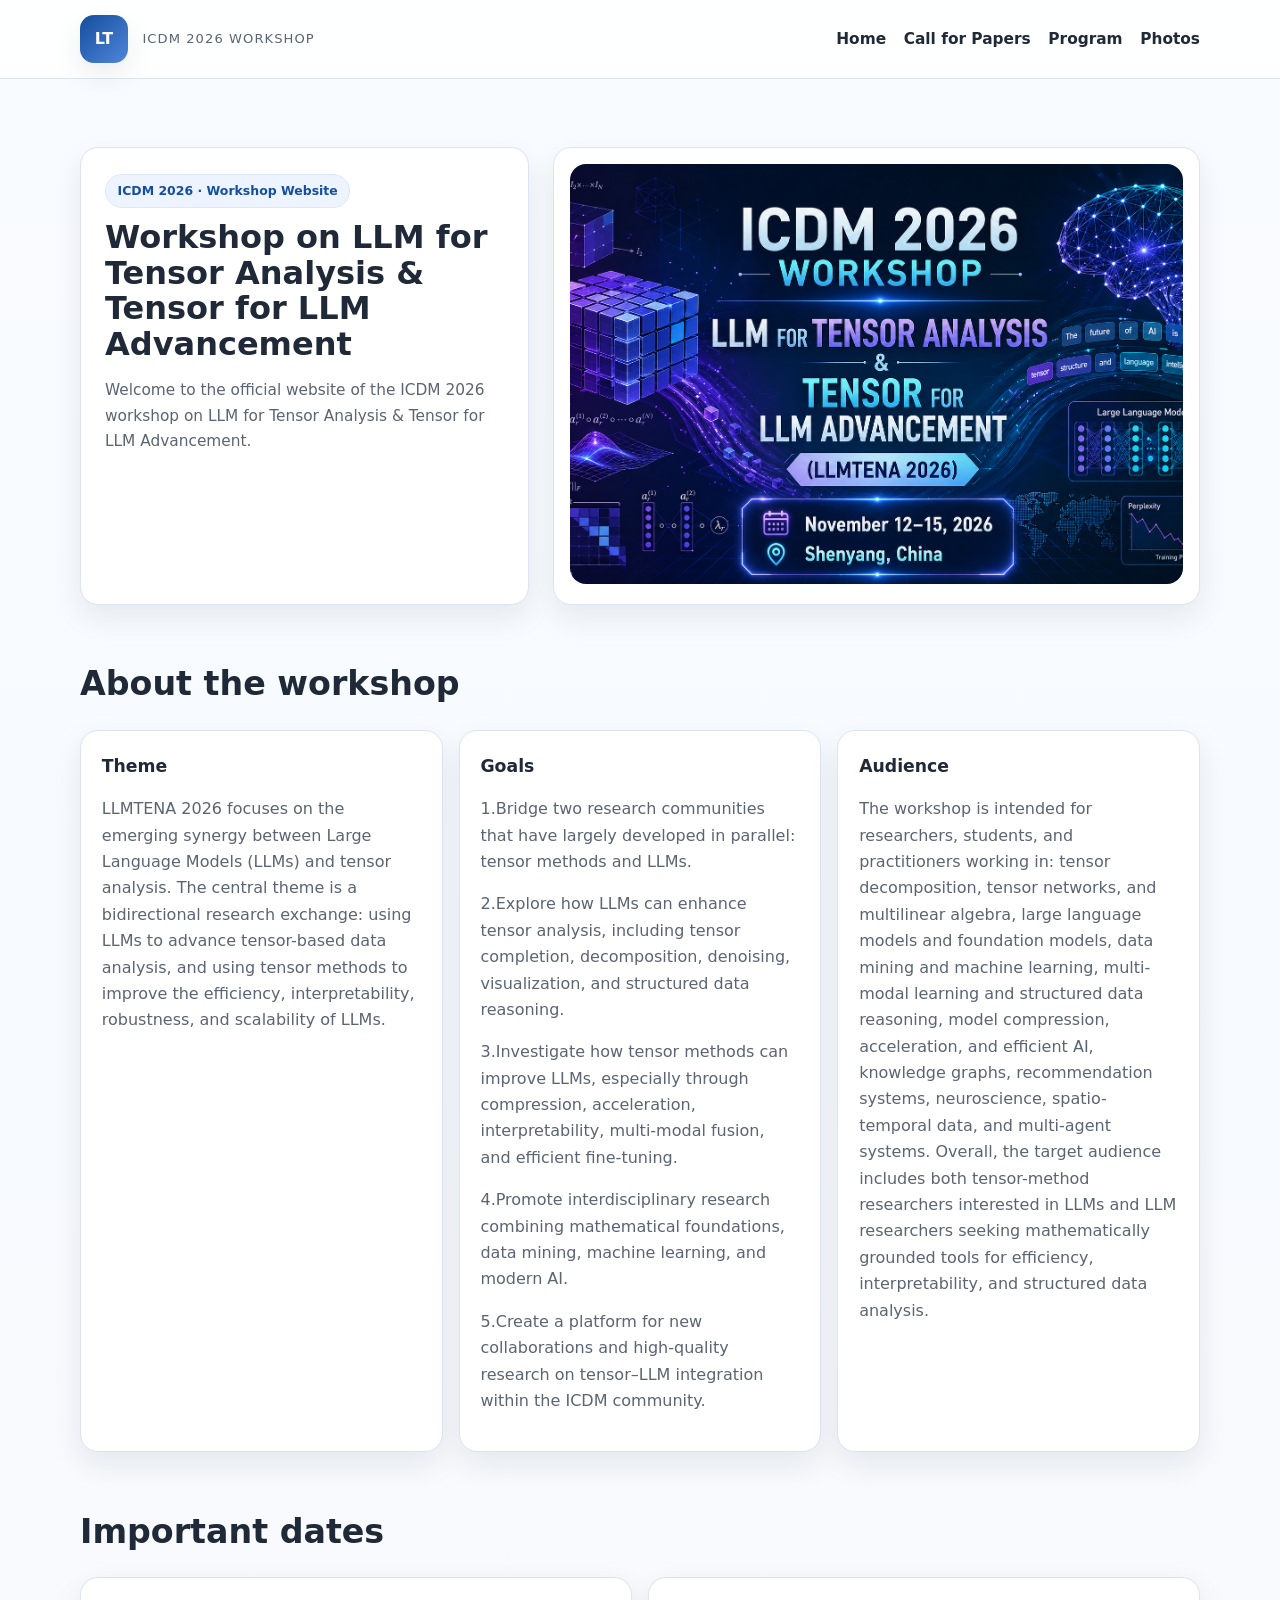
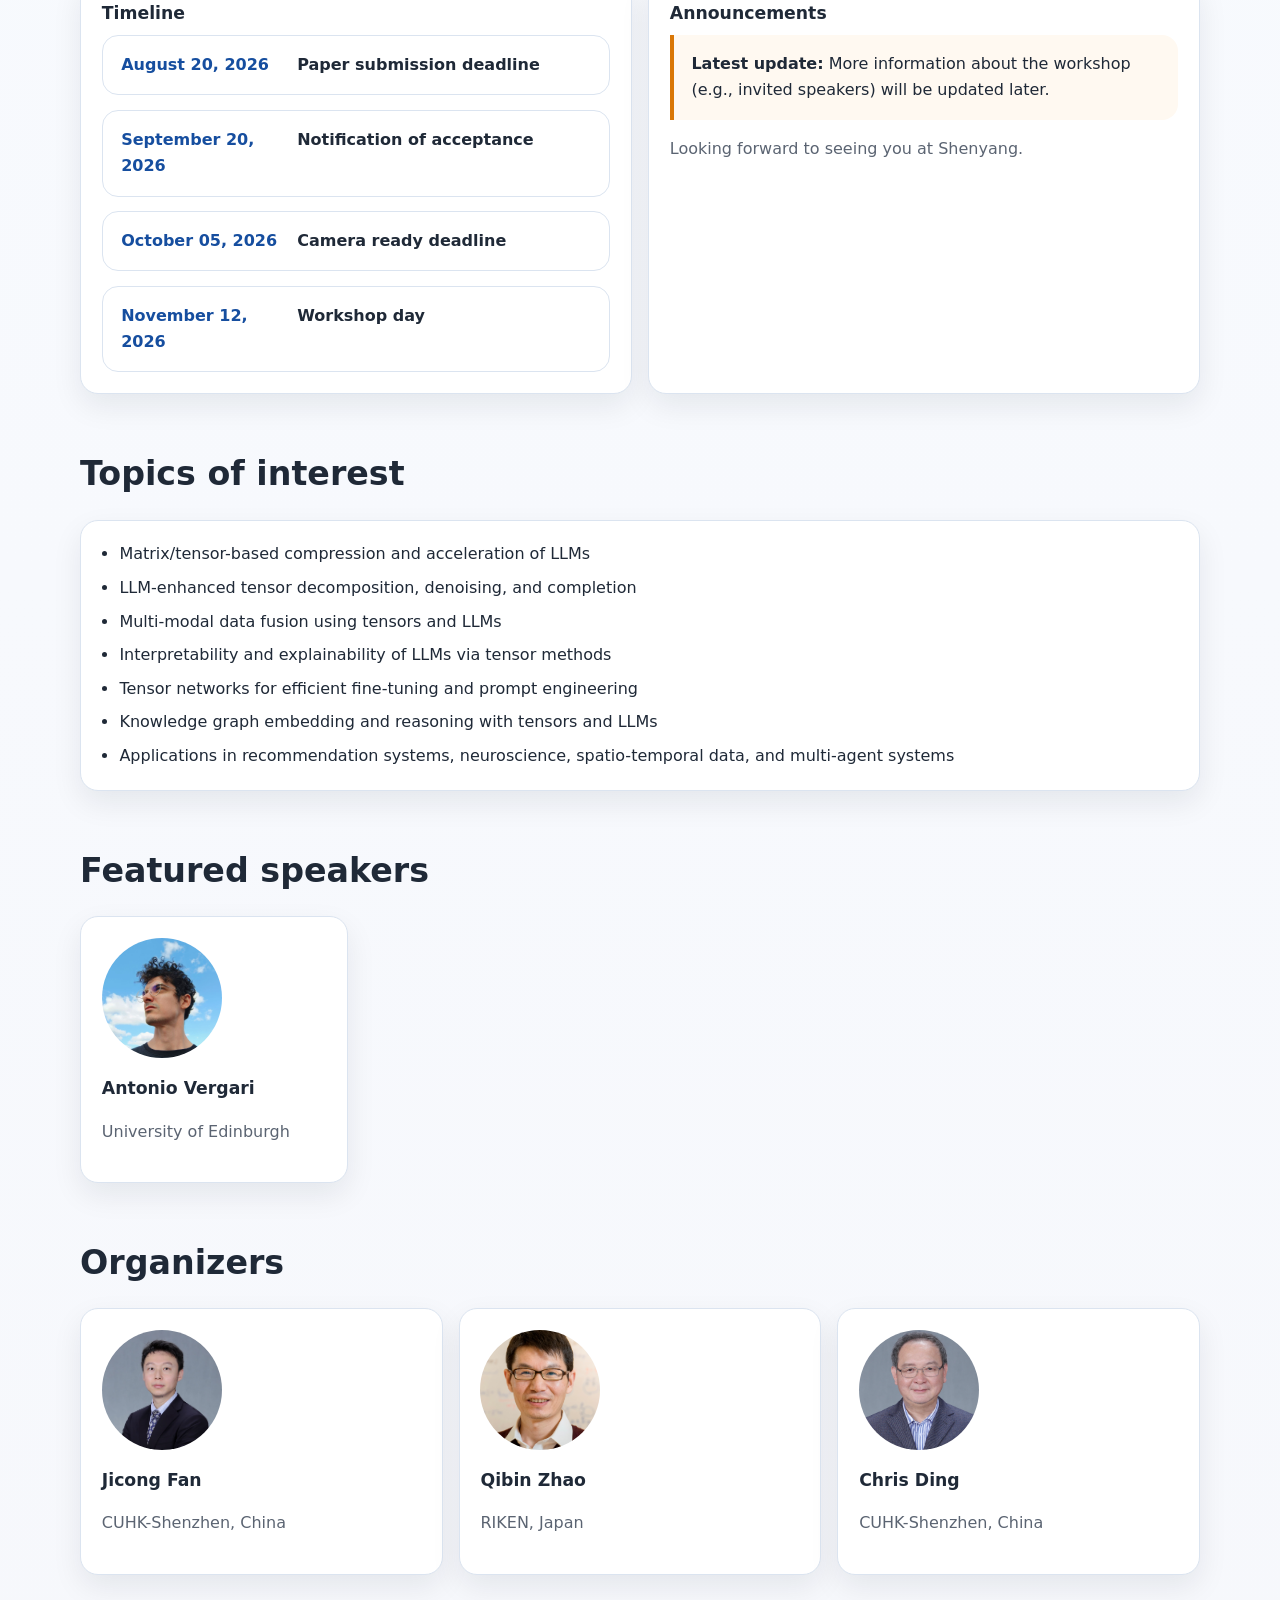
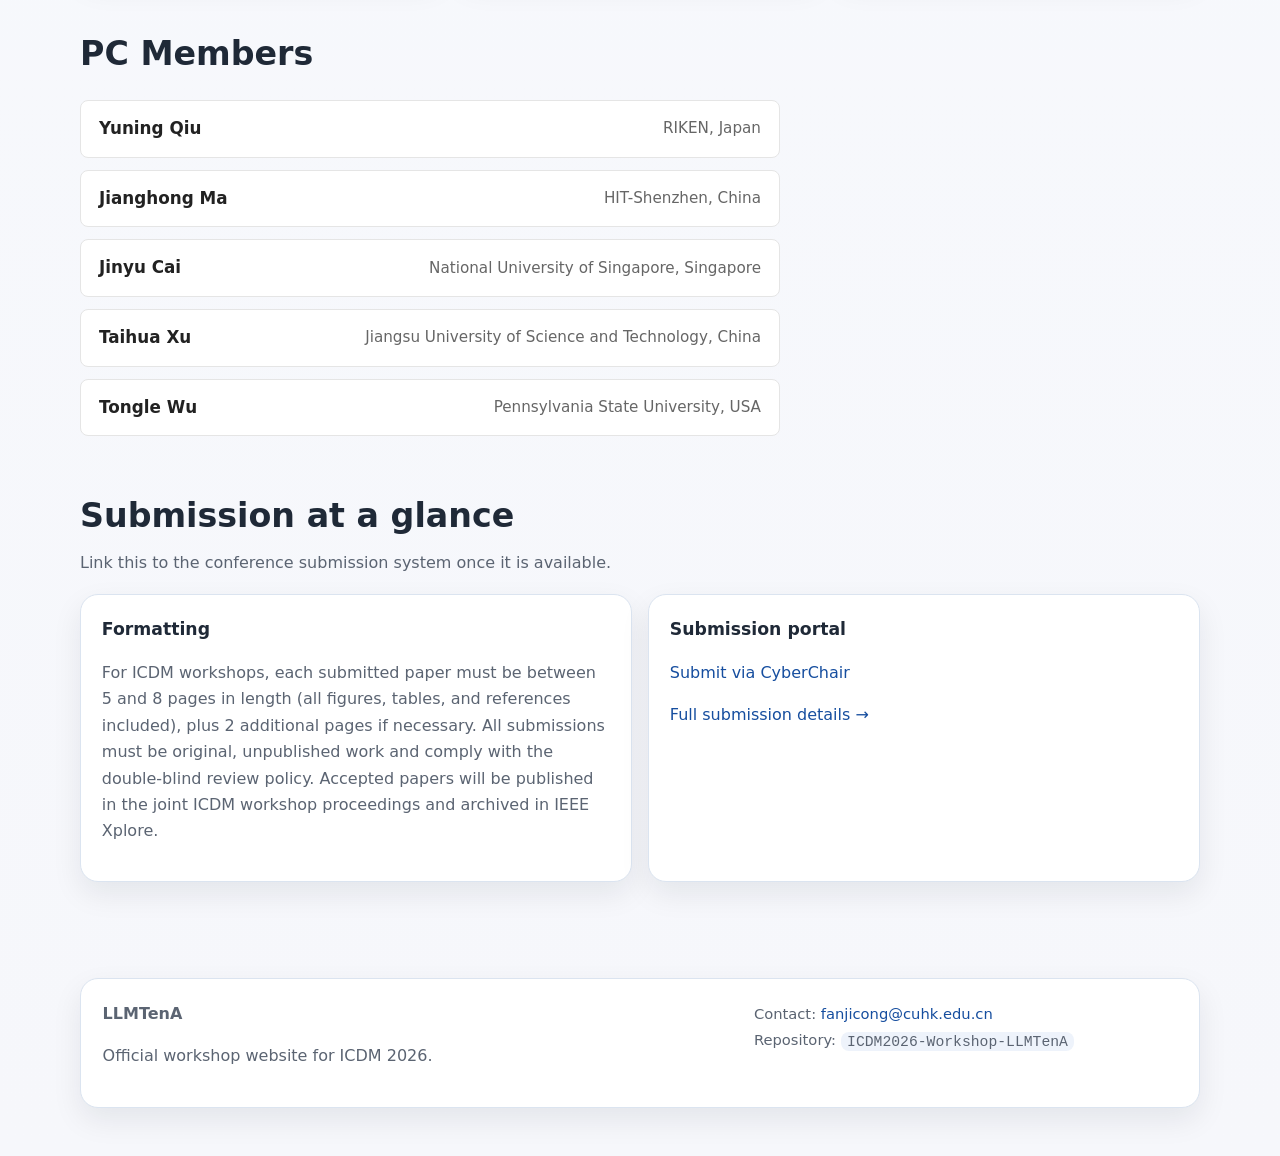
<file: index.html>
<!doctype html>
<html lang="en">
<head>
  <meta charset="utf-8">
  <meta name="viewport" content="width=device-width, initial-scale=1">
  <title>ICDM 2026 Workshop on LLM for Tensor Analysis & Tensor for LLM Advancement</title>
  <meta name="description" content="Official website for the ICDM 2026 Workshop on LLM for Tensor Analysis & Tensor for LLM Advancement.">
  <link rel="stylesheet" href="style.css">
</head>
<body>
<!--  <div class="announcement">
    <div class="container">
      <div><strong>Official Website of LLMTenA</strong></div>
      <div><a href="submission.html">See submission page →</a></div>
    </div>
  </div>
-->

  <header class="site-header">
    <div class="container header-inner">
      <a class="brand" href="index.html">
        <div class="brand-mark">LT</div>
        <div class="brand-text">
          <div class="eyebrow">ICDM 2026 Workshop</div>
          <!-- <strong>LLMTenA</strong> -->
        </div>
      </a>
      <nav class="nav" aria-label="Main navigation">
        <a href="index.html">Home</a>
        <a href="cfp.html">Call for Papers</a>
        <!--
        <a href="submission.html">Submission</a>
        -->
        <a href="schedule.html">Program</a>
        <a href="photos.html">Photos</a>
        <!--
        <a href="organizers.html">Organizers</a>
        <a class="button primary" href="mailto:fanjicong@cuhk.edu.cn">Contact</a>
        -->
      </nav>
    </div>
  </header>

  <main>
    <section class="hero">
      <div class="container hero-grid">
        <div class="card hero-panel">
          <span class="kicker">ICDM 2026 · Workshop Website</span>
          <h1>Workshop on LLM for Tensor Analysis & Tensor for LLM Advancement</h1>
          <p>
            Welcome to the official website of the ICDM 2026 workshop on LLM for Tensor Analysis & Tensor for LLM Advancement.
          </p>
          <!--
          <div class="hero-actions">
            <a class="button primary" href="cfp.html">Read the call for papers</a>
            <a class="button secondary" href="#dates">Important dates</a>
          </div>
          -->
        </div>
        <div class="card stats">
          <img src="assets/banner.png" alt="Abstract illustration for an academic workshop website layout.">
          <!--
          <div class="stat">
            <strong>November 2026</strong>
            <span class="muted">Workshop date</span>
          </div>
          <div class="stat">
            <strong>Shenyang, China</strong>
            <span class="muted">Venue</span>
          </div>
          <div class="stat">
            <strong>August 20, 2026</strong>
            <span class="muted">Paper submission deadline</span>
          </div>
          -->
        </div>
      </div>
    </section>
    
    
    <section class="section">
      <div class="container">
        <div class="section-header">
          <h2>About the workshop</h2>
        </div>
        <div class="grid-3">
          <article class="card feature">
            <h3>Theme</h3>
            <p class="muted">LLMTENA 2026 focuses on the emerging synergy between Large Language Models (LLMs) and tensor analysis. The central theme is a bidirectional research exchange: using LLMs to advance tensor-based data analysis, and using tensor methods to improve the efficiency, interpretability, robustness, and scalability of LLMs.</p>
          </article>
          <article class="card feature">
            <h3>Goals</h3>
            <p class="muted">1.Bridge two research communities that have largely developed in parallel: tensor methods and LLMs.</p>
            <p class="muted">2.Explore how LLMs can enhance tensor analysis, including tensor completion, decomposition, denoising, visualization, and structured data reasoning.</p>
            <p class="muted">3.Investigate how tensor methods can improve LLMs, especially through compression, acceleration, interpretability, multi-modal fusion, and efficient fine-tuning.</p>
            <p class="muted">4.Promote interdisciplinary research combining mathematical foundations, data mining, machine learning, and modern AI.</p>
            <p class="muted">5.Create a platform for new collaborations and high-quality research on tensor–LLM integration within the ICDM community.</p>
          </article>
          <article class="card feature">
            <h3>Audience</h3>
            <p class="muted">The workshop is intended for researchers, students, and practitioners working in: tensor decomposition, tensor networks, and multilinear algebra, large language models and foundation models, data mining and machine learning, multi-modal learning and structured data reasoning, model compression, acceleration, and efficient AI, knowledge graphs, recommendation systems, neuroscience, spatio-temporal data, and multi-agent systems. Overall, the target audience includes both tensor-method researchers interested in LLMs and LLM researchers seeking mathematically grounded tools for efficiency, interpretability, and structured data analysis.</p>
          </article>
        </div>
      </div>
    </section>

    <section class="section" id="dates">
      <div class="container">
        <div class="section-header">
          <h2>Important dates</h2>

        </div>
        <div class="grid-2">
          <div class="card date-box">
            <h3>Timeline</h3>
            <div class="timeline">
              <div class="timeline-item">
                <div class="timeline-date">August 20, 2026</div>
                <div><strong>Paper submission deadline</strong></div>
              </div>
              <div class="timeline-item">
                <div class="timeline-date">September 20, 2026</div>
                <div><strong>Notification of acceptance</strong></div>
              </div>
              <div class="timeline-item">
                <div class="timeline-date">October 05, 2026</div>
                <div><strong>Camera ready deadline</strong></div>
              </div>
              <div class="timeline-item">
                <div class="timeline-date">November 12, 2026</div>
                <div><strong>Workshop day</strong></div>
              </div>
            </div>
          </div>
          <div class="card info-box">
            <h3>Announcements</h3>
            <div class="callout">
              <strong>Latest update:</strong> More information about the workshop (e.g., invited speakers) will be updated later.
            </div>
            <p class="muted">Looking forward to seeing you at Shenyang.</p>
          </div>
        </div>
      </div>
    </section>

    <section class="section">
      <div class="container">
        <div class="section-header">
          <h2>Topics of interest</h2>
        </div>
        <div class="card topic-box">
          <ul class="list">
            <li>Matrix/tensor-based compression and acceleration of LLMs</li>
            <li>LLM-enhanced tensor decomposition, denoising, and completion</li>
            <li>Multi-modal data fusion using tensors and LLMs</li>
            <li>Interpretability and explainability of LLMs via tensor methods</li>
            <li>Tensor networks for efficient fine-tuning and prompt engineering</li>
            <li>Knowledge graph embedding and reasoning with tensors and LLMs</li>
            <li>Applications in recommendation systems, neuroscience, spatio-temporal data, and multi-agent systems</li>
          </ul>
        </div>
      </div>
    </section>

    <section class="section">
      <div class="container">
        <div class="section-header">
          <h2>Featured speakers</h2>

        </div>
        <div class="grid-4">
          <a href="https://april-tools.github.io/" target="_blank" rel="noopener noreferrer" class="card person person-link">
            <img src="assets/photo_avs.jpg" alt="Antonio Vergari" class="person-photo">
            <h3>Antonio Vergari</h3>
            <p class="muted">University of Edinburgh</p>
          </a>
          
          
        </div>
      </div>
    </section>

    <section class="section">
      <div class="container">
        <div class="section-header">
          <h2>Organizers</h2>
        </div>
        <div class="grid-3">

          <a href="https://jicongfan.github.io/" target="_blank" rel="noopener noreferrer" class="card person person-link">
            <img src="assets/photo_fan.png" alt="Jicong Fan" class="person-photo">
            <h3>Jicong Fan</h3>
            <p class="muted">CUHK-Shenzhen, China</p>
          </a>
          
          <a href="https://qibinzhao.github.io/" target="_blank" rel="noopener noreferrer" class="card person person-link">
            <img src="assets/photo_zhao.png" alt="Qibin Zhaon" class="person-photo">
            <h3>Qibin Zhao</h3>
            <p class="muted">RIKEN, Japan</p>
          </a>

          <a href="https://sds.cuhk.edu.cn/en/teacher/197" target="_blank" rel="noopener noreferrer" class="card person person-link">
            <img src="assets/photo_ding.png" alt="Chris Ding" class="person-photo">
            <h3>Chris Ding</h3>
            <p class="muted">CUHK-Shenzhen, China</p>
          </a>
        </div>
      </div>
    </section>



    <section class="section">
      <div class="container">
        <div class="section-header">
          <h2>PC Members</h2>
        </div>
    
        <div class="pc-member-list">
    
          <a href="https://github.com/ynqiu" target="_blank" rel="noopener noreferrer" class="pc-member">
            <strong>Yuning Qiu</strong>
            <span>RIKEN, Japan</span>
          </a>

          <a href="https://homepage.hit.edu.cn/majianghong" target="_blank" rel="noopener noreferrer" class="pc-member">
            <strong>Jianghong Ma</strong>
            <span>HIT-Shenzhen, China</span>
          </a>
    
          <a href="https://jinyucai95.github.io/" target="_blank" rel="noopener noreferrer" class="pc-member">
            <strong>Jinyu Cai</strong>
            <span>National University of Singapore, Singapore</span>
          </a>
    
          <a href="https://dblp.org/pid/217/0718.html" target="_blank" rel="noopener noreferrer" class="pc-member">
            <strong>Taihua Xu</strong>
            <span>Jiangsu University of Science and Technology, China</span>
          </a>
    
          <a href="https://dblp.org/pid/269/8929.html" target="_blank" rel="noopener noreferrer" class="pc-member">
            <strong>Tongle Wu</strong>
            <span>Pennsylvania State University, USA</span>
          </a>
    
        </div>
      </div>
    </section>

    
    <section class="section">
      <div class="container">
        <div class="section-header">
          <h2>Submission at a glance</h2>
          <p>Link this to the conference submission system once it is available.</p>
        </div>
        <div class="grid-2">
          <article class="card submission-box">
            <h3>Formatting</h3>
            <p class="muted">For ICDM workshops, each submitted paper must be between 5 and 8 pages in length (all figures, tables, and references included), plus 2 additional pages if necessary. All submissions must be original, unpublished work and comply with the double-blind review policy. Accepted papers will be published in the joint ICDM workshop proceedings and archived in IEEE Xplore. </p>
          </article>
        <article class="card submission-box">
          <h3>Submission portal</h3>
          <p class="muted">
            <a href="https://wi-lab.com/cyberchair/2026/icdm26/scripts/submit.php?subarea=S21&amp;undisplay_detail=1&amp;wh=/cyberchair/2026/icdm26/scripts/ws_submit.php">
              Submit via CyberChair
            </a>
          </p>
          <p><a href="cfp.html">Full submission details →</a></p>
        </article>
        </div>
      </div>
    </section>
  </main>

  <footer class="footer">
    <div class="container">
      <div class="card footer-grid">
        <div>
          <strong>LLMTenA</strong>
          <p class="muted">Official workshop website for ICDM 2026.</p>
        </div>
        <div>
          <small>
            Contact: <a href="mailto:fanjicong@cuhk.edu.cn">fanjicong@cuhk.edu.cn</a><br>
            Repository: <span class="inline-code">ICDM2026-Workshop-LLMTenA</span>
          </small>
        </div>
      </div>
    </div>
  </footer>
</body>
</html>
</file>
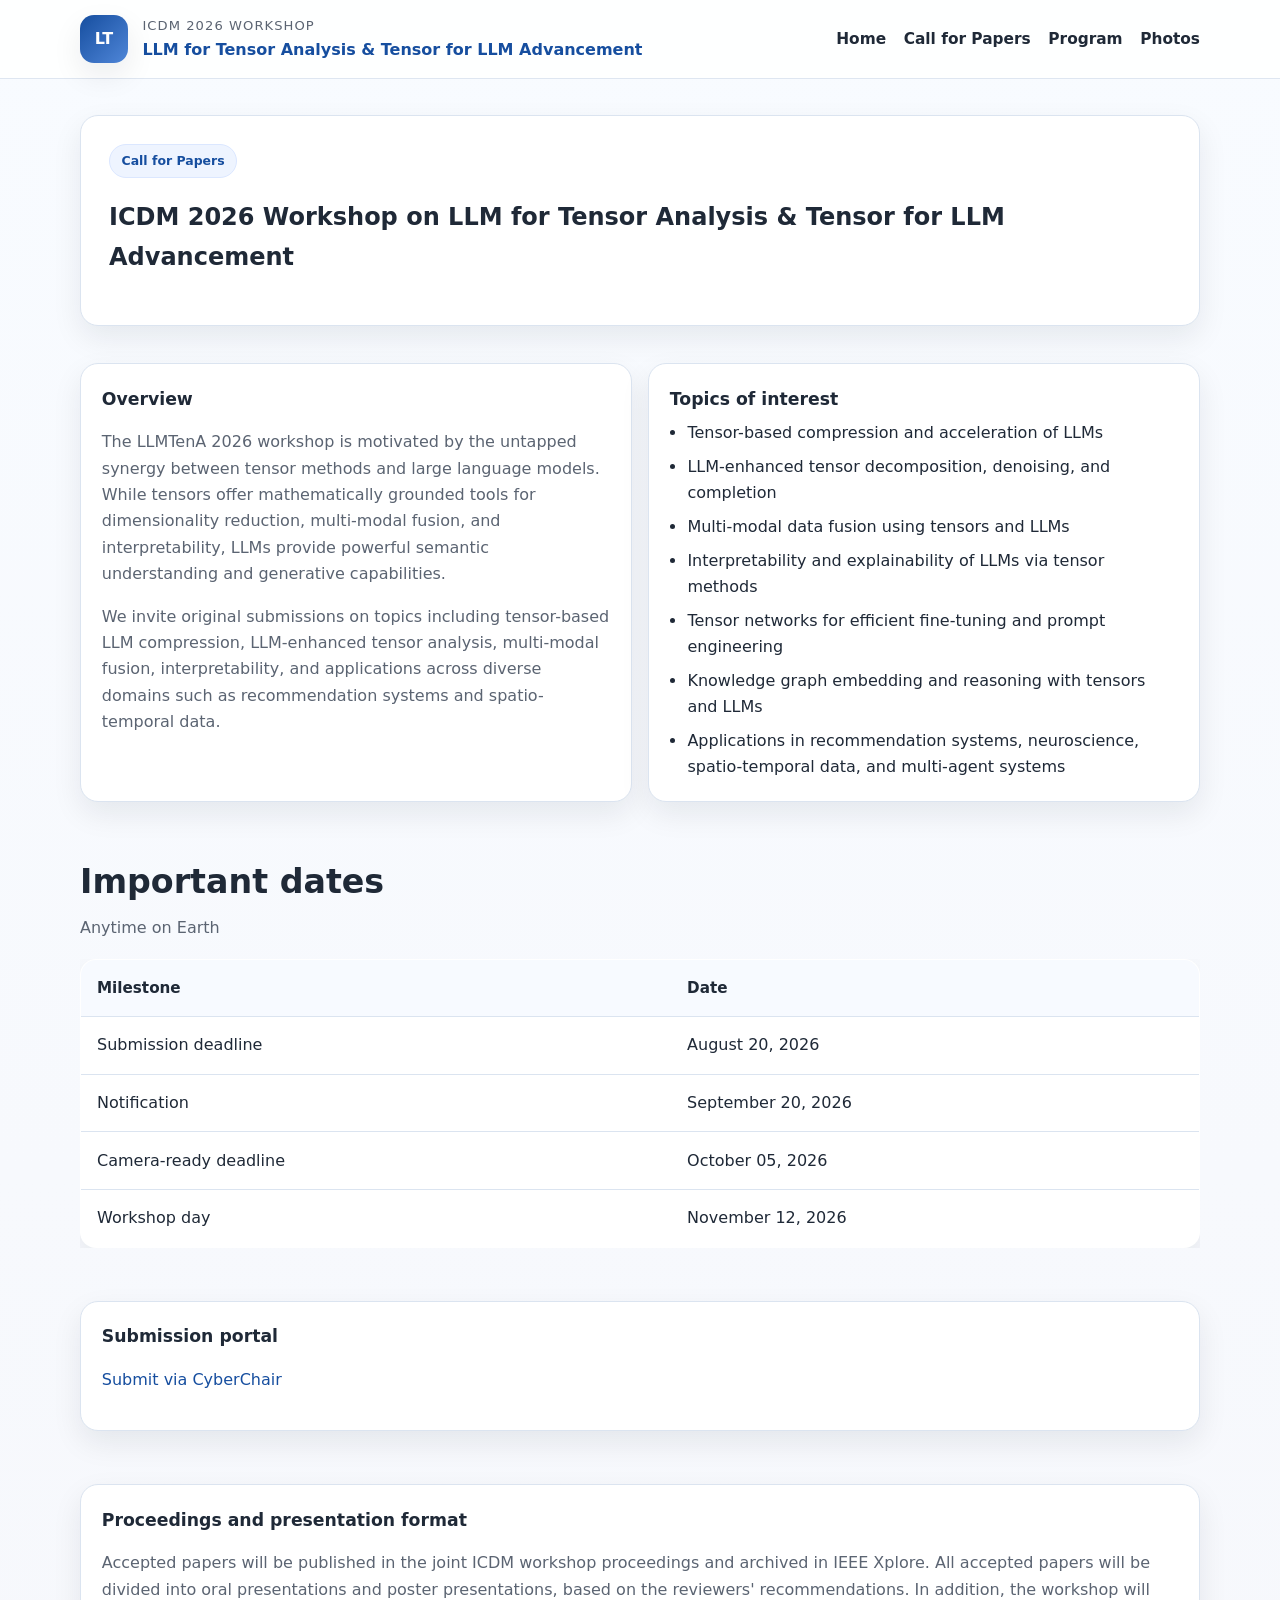
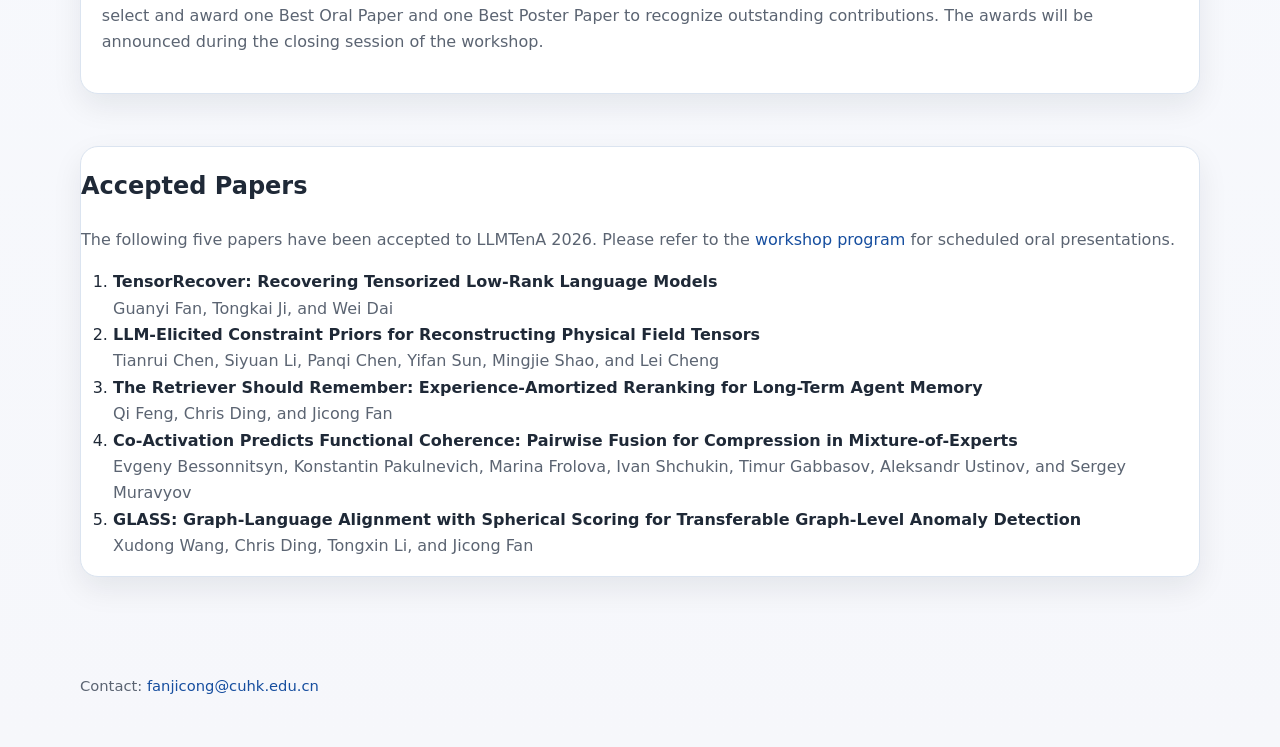
<file: cfp.html>
<!doctype html>
<html lang="en">
<head>
  <meta charset="utf-8">
  <meta name="viewport" content="width=device-width, initial-scale=1">
  <title>Call for Papers · LLMTenA</title>
  <link rel="stylesheet" href="style.css">
</head>
<body>
  <header class="site-header">
    <div class="container header-inner">
      <a class="brand" href="index.html">
        <div class="brand-mark">LT</div>
        <div class="brand-text">
          <div class="eyebrow">ICDM 2026 Workshop</div>
          <strong>LLM for Tensor Analysis &amp; Tensor for LLM Advancement</strong>
        </div>
      </a>
      <nav class="nav">
        <a href="index.html">Home</a>
        <a href="cfp.html">Call for Papers</a>
        <a href="schedule.html">Program</a>
        <a href="photos.html">Photos</a>
      </nav>
    </div>
  </header>

  <main>
    <section class="page-hero">
      <div class="container">
        <div class="card">
          <span class="kicker">Call for Papers</span>
          <h1>ICDM 2026 Workshop on LLM for Tensor Analysis &amp; Tensor for LLM Advancement</h1>
          <!--<p class="muted">Replace this draft text with your final CFP once the scope and deadlines are finalized.</p>-->
        </div>
      </div>
    </section>

    <section class="section">
      <div class="container grid-2">
        <article class="card info-box">
          <h3>Overview</h3>
          <p class="muted">The LLMTenA 2026 workshop is motivated by the untapped synergy between tensor methods and large language models. While tensors offer mathematically grounded tools for dimensionality reduction, multi-modal fusion, and interpretability, LLMs provide powerful semantic understanding and generative capabilities.</p>
          <p class="muted">We invite original submissions on topics including tensor-based LLM compression, LLM-enhanced tensor analysis, multi-modal fusion, interpretability, and applications across diverse domains such as recommendation systems and spatio-temporal data.</p>
        </article>
        <article class="card info-box">
          <h3>Topics of interest</h3>
          <ul class="list">
            <li>Tensor-based compression and acceleration of LLMs</li>
            <li>LLM-enhanced tensor decomposition, denoising, and completion</li>
            <li>Multi-modal data fusion using tensors and LLMs</li>
            <li>Interpretability and explainability of LLMs via tensor methods</li>
            <li>Tensor networks for efficient fine-tuning and prompt engineering</li>
            <li>Knowledge graph embedding and reasoning with tensors and LLMs</li>
            <li>Applications in recommendation systems, neuroscience, spatio-temporal data, and multi-agent systems</li>
          </ul>
        </article>
      </div>
    </section>

    <section class="section">
      <div class="container">
        <div class="section-header">
          <h2>Important dates</h2>
          <p>Anytime on Earth</p>
        </div>
        <div class="table-wrap">
          <table>
            <thead>
              <tr><th>Milestone</th><th>Date</th></tr>
            </thead>
            <tbody>
              <tr><td>Submission deadline</td><td>August 20, 2026</td></tr>
              <tr><td>Notification</td><td>September 20, 2026</td></tr>
              <tr><td>Camera-ready deadline</td><td>October 05, 2026</td></tr>
              <tr><td>Workshop day</td><td>November 12, 2026</td></tr>
            </tbody>
          </table>
        </div>
      </div>
    </section>
    <section class="section">
      <div class="container card notice">
        <h3>Submission portal</h3>
        <p class="muted"><a href="https://wi-lab.com/cyberchair/2026/icdm26/scripts/submit.php?subarea=S21&amp;undisplay_detail=1&amp;wh=/cyberchair/2026/icdm26/scripts/ws_submit.php">Submit via CyberChair</a></p>
      </div>
    </section>
    <section class="section">
      <div class="container card notice">
        <h3>Proceedings and presentation format</h3>
        <p class="muted">Accepted papers will be published in the joint ICDM workshop proceedings and archived in IEEE Xplore. All accepted papers will be divided into oral presentations and poster presentations, based on the reviewers' recommendations. In addition, the workshop will select and award one Best Oral Paper and one Best Poster Paper to recognize outstanding contributions. The awards will be announced during the closing session of the workshop.</p>
      </div>
    </section>

    <!-- Accepted papers: all five papers, including those not on the oral program -->
    <section class="section">
      <div class="container">
        <div class="card">
          <h2>Accepted Papers</h2>
          <p class="muted">The following five papers have been accepted to LLMTenA 2026. Please refer to the <a href="schedule.html">workshop program</a> for scheduled oral presentations.</p>
          <ol style="list-style-type: decimal; list-style-position: outside; padding-left: 2rem; margin-left: 0;">
            <li>
              <strong>TensorRecover: Recovering Tensorized Low-Rank Language Models</strong><br>
              <span class="muted">Guanyi Fan, Tongkai Ji, and Wei Dai</span>
            </li>
            <li>
              <strong>LLM-Elicited Constraint Priors for Reconstructing Physical Field Tensors</strong><br>
              <span class="muted">Tianrui Chen, Siyuan Li, Panqi Chen, Yifan Sun, Mingjie Shao, and Lei Cheng</span>
            </li>
            <li>
              <strong>The Retriever Should Remember: Experience-Amortized Reranking for Long-Term Agent Memory</strong><br>
              <span class="muted">Qi Feng, Chris Ding, and Jicong Fan</span>
            </li>
            <li>
              <strong>Co-Activation Predicts Functional Coherence: Pairwise Fusion for Compression in Mixture-of-Experts</strong><br>
              <span class="muted">Evgeny Bessonnitsyn, Konstantin Pakulnevich, Marina Frolova, Ivan Shchukin, Timur Gabbasov, Aleksandr Ustinov, and Sergey Muravyov</span>
            </li>
            <li>
              <strong>GLASS: Graph-Language Alignment with Spherical Scoring for Transferable Graph-Level Anomaly Detection</strong><br>
              <span class="muted">Xudong Wang, Chris Ding, Tongxin Li, and Jicong Fan</span>
            </li>
          </ol>
        </div>
      </div>
    </section>
  </main>

  <footer class="footer">
    <div class="container"><small>Contact: <a href="mailto:fanjicong@cuhk.edu.cn">fanjicong@cuhk.edu.cn</a></small></div>
  </footer>
</body>
</html>
</file>
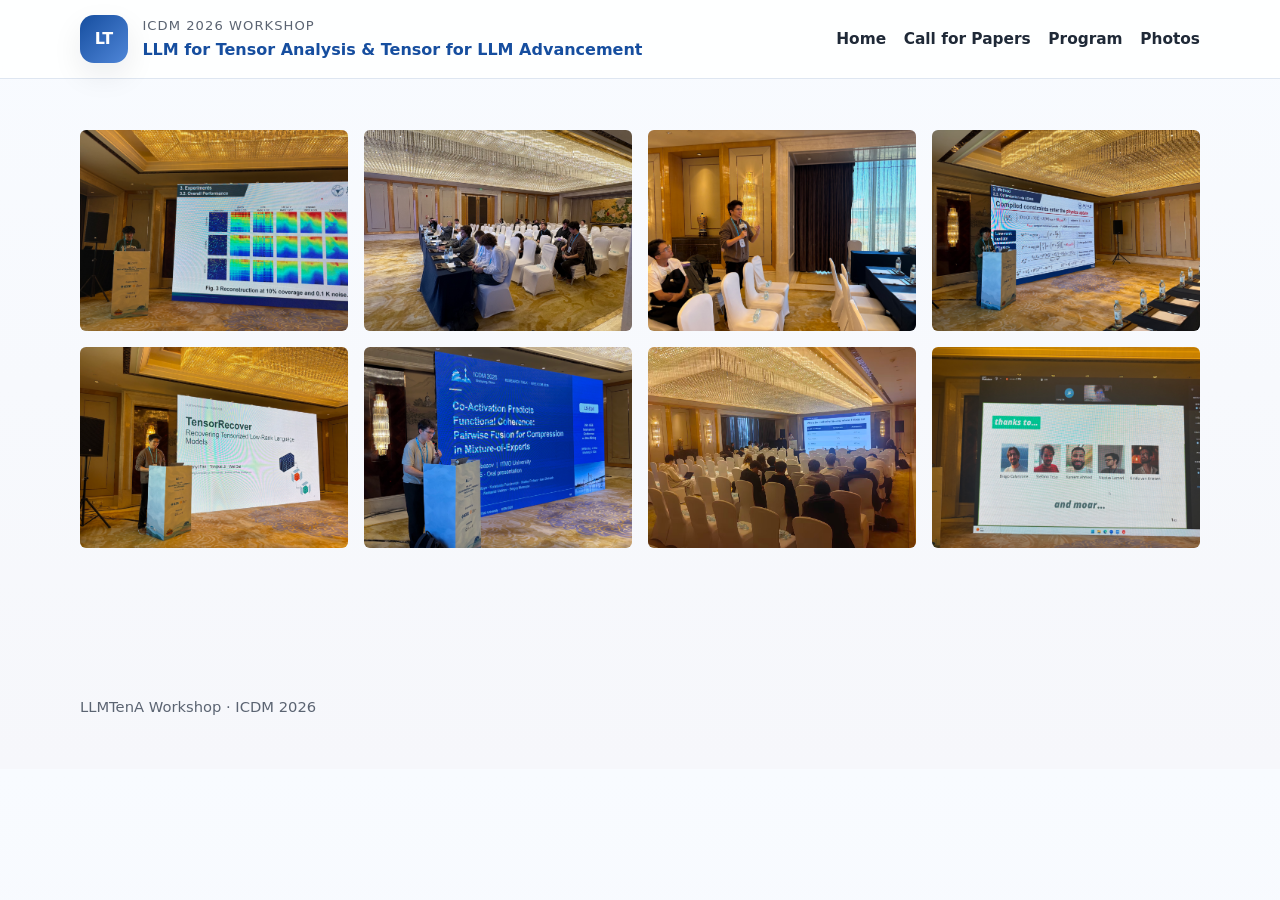
<file: photos.html>
<!doctype html>
<html lang="en">
<head>
  <meta charset="utf-8">
  <meta name="viewport" content="width=device-width, initial-scale=1">
  <title>Photos · LLMTenA</title>
  <link rel="stylesheet" href="style.css">

  <style>
    .photo-gallery {
      display: grid;
      grid-template-columns: repeat(4, 1fr);
      gap: 16px;
      padding-top: 30px;
      padding-bottom: 50px;
    }

    .photo-gallery img {
      width: 100%;
      aspect-ratio: 4 / 3;
      object-fit: cover;
      display: block;
      border-radius: 6px;
    }

    @media (max-width: 768px) {
      .photo-gallery {
        grid-template-columns: repeat(2, 1fr);
      }
    }

    @media (max-width: 480px) {
      .photo-gallery {
        grid-template-columns: 1fr;
      }
    }
  </style>
</head>

<body>

  <header class="site-header">
    <div class="container header-inner">
      <a class="brand" href="index.html">
        <div class="brand-mark">LT</div>
        <div class="brand-text">
          <div class="eyebrow">ICDM 2026 Workshop</div>
          <strong>LLM for Tensor Analysis &amp; Tensor for LLM Advancement</strong>
        </div>
      </a>

      <nav class="nav" aria-label="Main navigation">
        <a href="index.html">Home</a>
        <a href="cfp.html">Call for Papers</a>
        <a href="schedule.html">Program</a>
        <a href="photos.html" aria-current="page">Photos</a>
      </nav>
    </div>
  </header>

  <main>
    <section class="section">
      <div class="container">
        <div class="photo-gallery">

          <img src="images/photo1.jpg" alt="Workshop photo 1">
          <img src="images/photo2.jpg" alt="Workshop photo 2">
          <img src="images/photo3.jpg" alt="Workshop photo 3">
          <img src="images/photo4.jpg" alt="Workshop photo 4">
          <img src="images/photo5.jpg" alt="Workshop photo 5">
          <img src="images/photo6.jpg" alt="Workshop photo 6">
          <img src="images/photo7.jpg" alt="Workshop photo 7">
          <img src="images/photo8.jpg" alt="Workshop photo 8">

        </div>
      </div>
    </section>
  </main>

  <footer class="footer">
    <div class="container">
      <small>LLMTenA Workshop · ICDM 2026</small>
    </div>
  </footer>

</body>
</html>
</file>
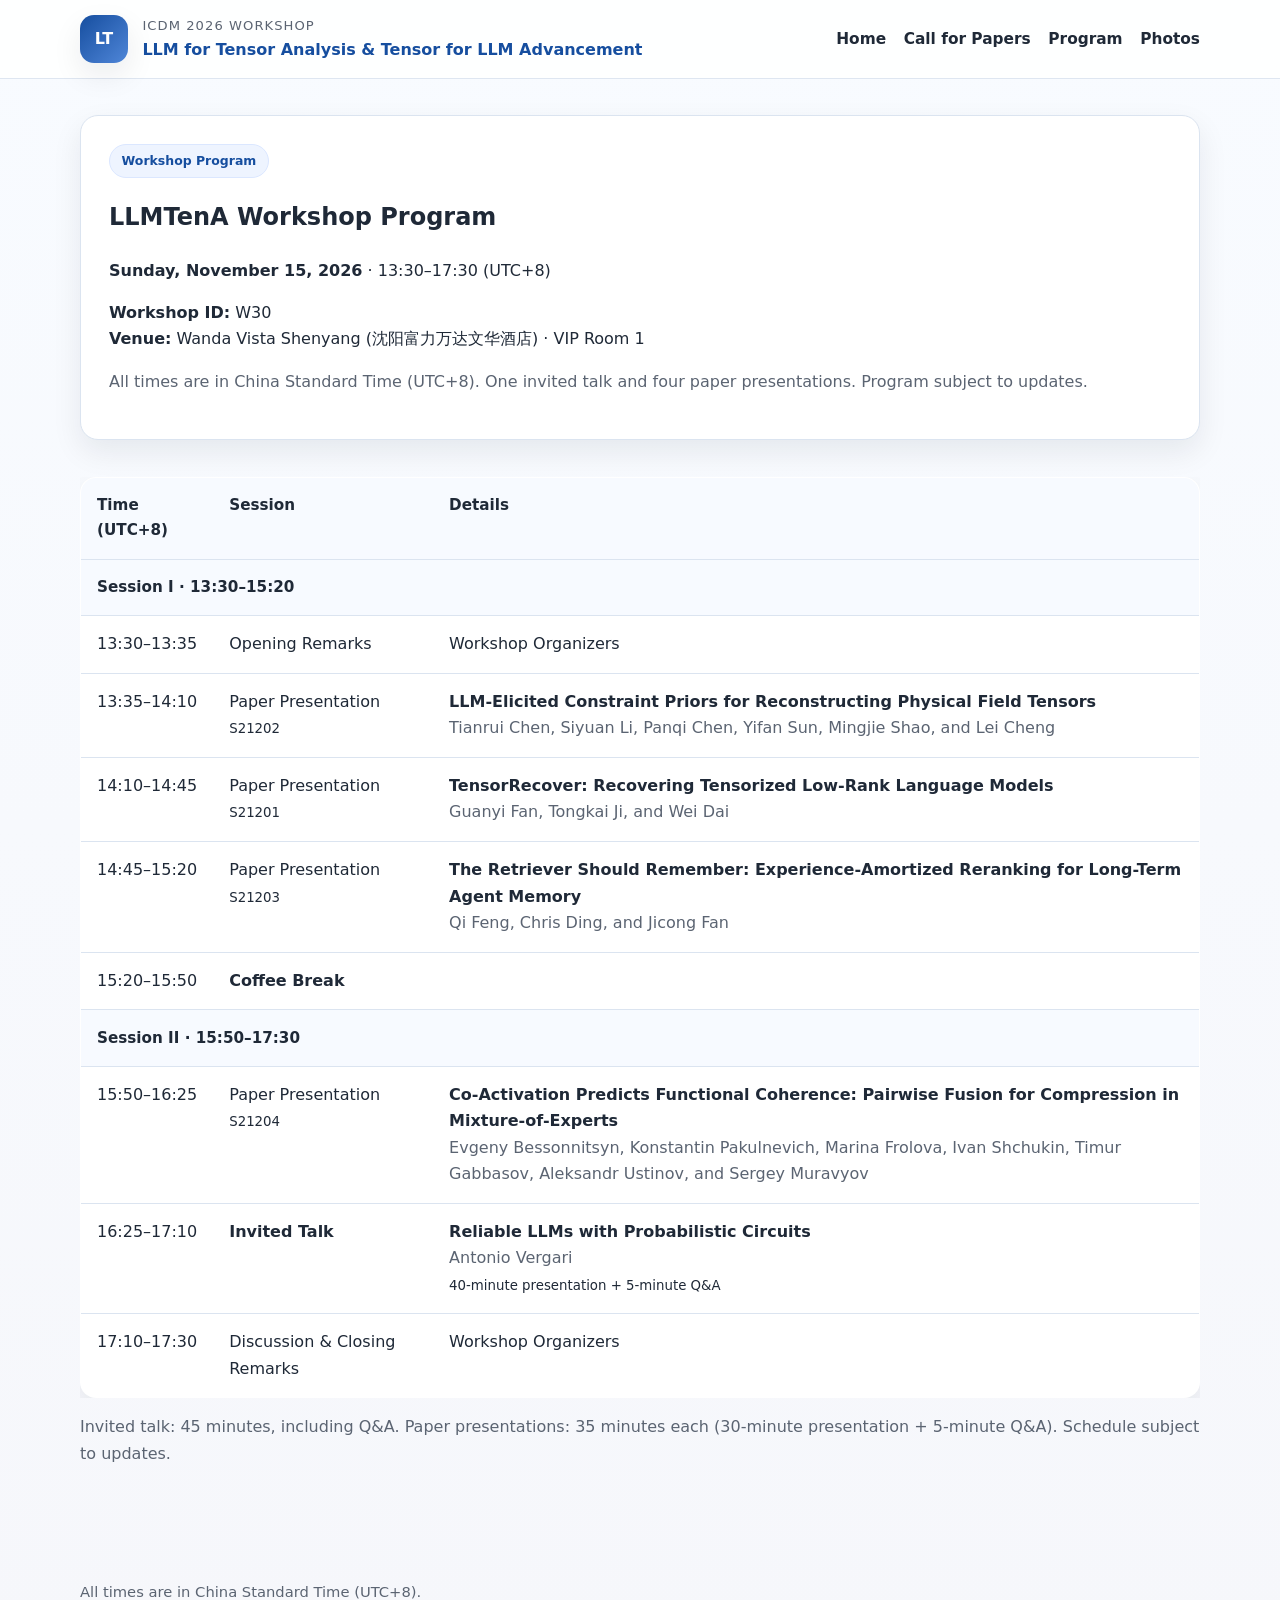
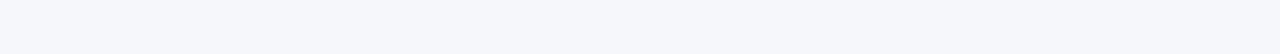
<file: schedule.html>
<!doctype html>
<html lang="en">
<head>
  <meta charset="utf-8">
  <meta name="viewport" content="width=device-width, initial-scale=1">
  <meta name="description" content="Program for the LLMTenA Workshop at ICDM 2026, November 15, 2026.">
  <title>Program · LLMTenA</title>
  <link rel="stylesheet" href="style.css">
</head>
<body>
  <header class="site-header">
    <div class="container header-inner">
      <a class="brand" href="index.html">
        <div class="brand-mark">LT</div>
        <div class="brand-text">
          <div class="eyebrow">ICDM 2026 Workshop</div>
          <strong>LLM for Tensor Analysis &amp; Tensor for LLM Advancement</strong>
        </div>
      </a>
      <nav class="nav" aria-label="Main navigation">
        <a href="index.html">Home</a>
        <a href="cfp.html">Call for Papers</a>
        <a href="schedule.html" aria-current="page">Program</a>
        <a href="photos.html">Photos</a>
      </nav>
    </div>
  </header>

  <main>
    <section class="page-hero">
      <div class="container">
        <div class="card">
          <span class="kicker">Workshop Program</span>
          <h1>LLMTenA Workshop Program</h1>
          <p><strong>Sunday, November 15, 2026</strong> · 13:30–17:30 (UTC+8)</p>
          <p>
            <strong>Workshop ID:</strong> W30<br>
            <strong>Venue:</strong> Wanda Vista Shenyang (沈阳富力万达文华酒店) · VIP Room 1
          </p>
          <p class="muted">
            All times are in China Standard Time (UTC+8).
            One invited talk and four paper presentations.
            Program subject to updates.
          </p>
        </div>
      </div>
    </section>

    <section class="section">
      <div class="container">
        <div class="table-wrap">
          <table>
            <thead>
              <tr>
                <th scope="col">Time (UTC+8)</th>
                <th scope="col">Session</th>
                <th scope="col">Details</th>
              </tr>
            </thead>
            <tbody>

              <!-- Session I -->
              <tr>
                <th colspan="3" scope="colgroup">
                  Session I · 13:30–15:20
                </th>
              </tr>

              <tr>
                <td>13:30–13:35</td>
                <td>Opening Remarks</td>
                <td>Workshop Organizers</td>
              </tr>

              <tr>
                <td>13:35–14:10</td>
                <td>Paper Presentation<br><small>S21202</small></td>
                <td>
                  <strong>LLM-Elicited Constraint Priors for Reconstructing Physical Field Tensors</strong><br>
                  <span class="muted">
                    Tianrui Chen, Siyuan Li, Panqi Chen, Yifan Sun,
                    Mingjie Shao, and Lei Cheng
                  </span>
                </td>
              </tr>

              <tr>
                <td>14:10–14:45</td>
                <td>Paper Presentation<br><small>S21201</small></td>
                <td>
                  <strong>TensorRecover: Recovering Tensorized Low-Rank Language Models</strong><br>
                  <span class="muted">
                    Guanyi Fan, Tongkai Ji, and Wei Dai
                  </span>
                </td>
              </tr>

              <tr>
                <td>14:45–15:20</td>
                <td>Paper Presentation<br><small>S21203</small></td>
                <td>
                  <strong>The Retriever Should Remember: Experience-Amortized Reranking for Long-Term Agent Memory</strong><br>
                  <span class="muted">
                    Qi Feng, Chris Ding, and Jicong Fan
                  </span>
                </td>
              </tr>

              <tr>
                <td>15:20–15:50</td>
                <td><strong>Coffee Break</strong></td>
                <td></td>
              </tr>

              <!-- Session II -->
              <tr>
                <th colspan="3" scope="colgroup">
                  Session II · 15:50–17:30
                </th>
              </tr>

              <tr>
                <td>15:50–16:25</td>
                <td>Paper Presentation<br><small>S21204</small></td>
                <td>
                  <strong>Co-Activation Predicts Functional Coherence: Pairwise Fusion for Compression in Mixture-of-Experts</strong><br>
                  <span class="muted">
                    Evgeny Bessonnitsyn, Konstantin Pakulnevich,
                    Marina Frolova, Ivan Shchukin, Timur Gabbasov,
                    Aleksandr Ustinov, and Sergey Muravyov
                  </span>
                </td>
              </tr>


              <tr>
                <td>16:25–17:10</td>
                <td><strong>Invited Talk</strong></td>
                <td>
                  <strong>Reliable LLMs with Probabilistic Circuits</strong><br>
                  <span class="muted">Antonio Vergari</span><br>
                  <small>
                    40-minute presentation + 5-minute Q&amp;A
                  </small>
                </td>
              </tr>

              <tr>
                <td>17:10–17:30</td>
                <td>Discussion &amp; Closing Remarks</td>
                <td>Workshop Organizers</td>
              </tr>

            </tbody>
          </table>
        </div>

        <p class="muted">
          Invited talk: 45 minutes, including Q&amp;A.
          Paper presentations: 35 minutes each
          (30-minute presentation + 5-minute Q&amp;A).
          Schedule subject to updates.
        </p>
      </div>
    </section>
  </main>

  <footer class="footer">
    <div class="container">
      <small>All times are in China Standard Time (UTC+8).</small>
    </div>
  </footer>
</body>
</html>
</file>
<file: style.css>
:root {
  --bg: #f7f9fc;
  --surface: #ffffff;
  --surface-2: #eef3fb;
  --text: #1f2937;
  --muted: #5b6472;
  --primary: #164e9f;
  --primary-2: #0f3f83;
  --accent: #d97706;
  --border: #dbe4f0;
  --shadow: 0 12px 30px rgba(17, 24, 39, 0.08);
  --radius: 18px;
  --content: 1120px;
}

.person-link {
  display: block;
  color: inherit;
  text-decoration: none;
}

.person-link:hover h3 {
  color: var(--primary);
  text-decoration: underline;
}

* { box-sizing: border-box; }
html { scroll-behavior: smooth; }
body {
  margin: 0;
  font-family: Inter, ui-sans-serif, system-ui, -apple-system, BlinkMacSystemFont, "Segoe UI", sans-serif;
  color: var(--text);
  background: linear-gradient(180deg, #f8fbff 0%, #f6f7fb 100%);
  line-height: 1.65;
}
img { max-width: 100%; display: block; }
a { color: var(--primary); text-decoration: none; }
a:hover { color: var(--primary-2); }
.container {
  width: min(calc(100% - 2rem), var(--content));
  margin: 0 auto;
}
.announcement {
  background: #edf4ff;
  border-bottom: 1px solid #d5e4ff;
  color: #123a71;
  font-size: 0.95rem;
}
.announcement .container {
  display: flex;
  gap: 1rem;
  justify-content: space-between;
  align-items: center;
  padding: 0.65rem 0;
}
.site-header {
  position: sticky;
  top: 0;
  z-index: 30;
  backdrop-filter: blur(14px);
  background: rgba(255,255,255,0.84);
  border-bottom: 1px solid rgba(219,228,240,0.9);
}
.header-inner {
  display: flex;
  justify-content: space-between;
  align-items: center;
  gap: 1rem;
  padding: 0.95rem 0;
}
.brand {
  display: flex;
  align-items: center;
  gap: 0.9rem;
  min-width: 0;
}
.brand-mark {
  width: 48px;
  height: 48px;
  border-radius: 14px;
  background: linear-gradient(135deg, var(--primary), #4f86d8);
  color: white;
  display: grid;
  place-items: center;
  font-weight: 800;
  box-shadow: var(--shadow);
}
.brand-text { min-width: 0; }
.brand-text .eyebrow {
  color: var(--muted);
  font-size: 0.82rem;
  letter-spacing: 0.08em;
  text-transform: uppercase;
}
.brand-text strong {
  display: block;
  font-size: 1rem;
}
.nav {
  display: flex;
  flex-wrap: wrap;
  gap: 0.9rem 1.1rem;
  align-items: center;
  justify-content: flex-end;
}
.nav a {
  color: var(--text);
  font-weight: 600;
  font-size: 0.96rem;
}
.nav .button {
  color: white;
}
.hero {
  padding: 4.25rem 0 2rem;
}
.hero-grid {
  display: grid;
  grid-template-columns: 0.82fr 1.18fr;
  gap: 1.5rem;
  align-items: stretch;
}
.card {
  background: var(--surface);
  border: 1px solid var(--border);
  border-radius: var(--radius);
  box-shadow: var(--shadow);
}

.pc-member-list {
  display: flex;
  flex-direction: column;
  gap: 12px;
  max-width: 700px;
}

.pc-member {
  display: flex;
  justify-content: space-between;
  align-items: center;
  padding: 14px 18px;
  text-decoration: none;
  border-radius: 8px;
  background: #ffffff;
  border: 1px solid #e5e5e5;
  transition: background 0.2s ease, box-shadow 0.2s ease;
}

.pc-member:hover {
  background: #ffffff;
  box-shadow: 0 2px 8px rgba(0,0,0,0.08);
}

.pc-member strong {
  font-size: 1.05rem;
  color: #222;
}

.pc-member span {
  color: #666;
  font-size: 0.95rem;
}

.hero-panel {
  padding: 1.6rem 1.5rem;
}
.kicker {
  display: inline-flex;
  gap: 0.5rem;
  align-items: center;
  background: #eef4ff;
  color: var(--primary);
  border: 1px solid #dbe7ff;
  border-radius: 999px;
  padding: 0.35rem 0.72rem;
  font-weight: 700;
  font-size: 0.78rem;
}
.hero h1 {
  font-size: clamp(1.7rem, 2.5vw, 2.7rem);
  line-height: 1.12;
  margin: 0.75rem 0 0.85rem;
}
.hero p {
  font-size: 0.96rem;
  color: var(--muted);
  max-width: 48ch;
}
.hero-actions {
  display: flex;
  flex-wrap: wrap;
  gap: 0.85rem;
  margin-top: 1.2rem;
}
.person-photo {
  width: 120px;
  height: 120px;
  border-radius: 50%;
  object-fit: cover;
  margin-bottom: 1rem;
}
.button {
  display: inline-flex;
  align-items: center;
  justify-content: center;
  gap: 0.5rem;
  border-radius: 999px;
  padding: 0.85rem 1.2rem;
  font-weight: 700;
  border: 1px solid transparent;
  transition: transform 0.15s ease, box-shadow 0.15s ease;
}
.button:hover {
  transform: translateY(-1px);
}
.button.primary {
  background: linear-gradient(135deg, var(--primary), var(--primary-2));
  color: white;
  box-shadow: 0 10px 24px rgba(22, 78, 159, 0.22);
}
.button.secondary {
  background: white;
  color: var(--text);
  border-color: var(--border);
}
.stats {
  display: grid;
  gap: 0.9rem;
  padding: 1rem;
}
.stats img {
  width: 100%;
  height: 420px;
  object-fit: cover;
  border-radius: 16px;
  margin-bottom: 0.2rem;
}
.stat {
  padding: 0.95rem 1rem;
  border-radius: 16px;
  background: linear-gradient(180deg, #ffffff 0%, #f7faff 100%);
  border: 1px solid var(--border);
}
.stat strong {
  display: block;
  font-size: 1.18rem;
  margin-bottom: 0.12rem;
}
.section {
  padding: 1.3rem 0 2rem;
}
.section-header {
  margin-bottom: 1.1rem;
}
.section-header h2 {
  margin: 0 0 0.35rem;
  font-size: clamp(1.55rem, 2.6vw, 2.2rem);
}
.section-header p {
  margin: 0;
  color: var(--muted);
}
.grid-4,
.grid-3,
.grid-2 {
  display: grid;
  gap: 1rem;
}
.grid-4 { grid-template-columns: repeat(4, minmax(0, 1fr)); }
.grid-3 { grid-template-columns: repeat(3, minmax(0, 1fr)); }
.grid-2 { grid-template-columns: repeat(2, minmax(0, 1fr)); }
.feature, .info-box, .date-box, .speaker, .person, .notice, .topic-box, .submission-box {
  padding: 1.3rem;
}
.feature h3, .info-box h3, .date-box h3, .speaker h3, .person h3, .notice h3, .topic-box h3, .submission-box h3 {
  margin: 0 0 0.45rem;
  font-size: 1.08rem;
}
.muted { color: var(--muted); }
.list {
  margin: 0;
  padding-left: 1.1rem;
}
.list li + li { margin-top: 0.45rem; }
.timeline {
  display: grid;
  gap: 0.9rem;
}
.timeline-item {
  display: grid;
  grid-template-columns: 160px 1fr;
  gap: 1rem;
  padding: 1rem 1.15rem;
  border: 1px solid var(--border);
  border-radius: 16px;
  background: white;
}
.timeline-date {
  font-weight: 800;
  color: var(--primary);
}
.table-wrap {
  overflow-x: auto;
}
table {
  width: 100%;
  border-collapse: collapse;
  background: white;
  border-radius: 16px;
  overflow: hidden;
  border: 1px solid var(--border);
  box-shadow: var(--shadow);
}
th, td {
  padding: 0.95rem 1rem;
  border-bottom: 1px solid var(--border);
  text-align: left;
  vertical-align: top;
}
th {
  background: #f7faff;
  font-size: 0.95rem;
}
tr:last-child td { border-bottom: none; }
.badge {
  display: inline-block;
  padding: 0.28rem 0.65rem;
  border-radius: 999px;
  font-size: 0.82rem;
  font-weight: 700;
  background: #fff3dd;
  color: #9a5a00;
}
.page-hero {
  padding: 2.25rem 0 1rem;
}
.page-hero .card {
  padding: 1.75rem;
}
.footer {
  margin-top: 2rem;
  padding: 2rem 0 3rem;
  color: var(--muted);
}
.footer-grid {
  display: grid;
  grid-template-columns: 1.2fr 0.8fr;
  gap: 1rem;
  padding: 1.35rem;
}
.footer small { font-size: 0.92rem; }
.callout {
  border-left: 4px solid var(--accent);
  padding: 1rem 1rem 1rem 1.1rem;
  background: #fff9f1;
  border-radius: 0 16px 16px 0;
}
.inline-code {
  font-family: ui-monospace, SFMono-Regular, Menlo, monospace;
  background: #eef3fb;
  padding: 0.1rem 0.4rem;
  border-radius: 8px;
}
@media (max-width: 900px) {
  .hero-grid, .grid-4, .grid-3, .grid-2, .footer-grid {
    grid-template-columns: 1fr;
  }
  .timeline-item {
    grid-template-columns: 1fr;
  }
  .nav {
    justify-content: flex-start;
  }
  .header-inner {
    flex-direction: column;
    align-items: flex-start;
  }
  .stats img {
    height: 320px;
  }
}
@media (max-width: 640px) {
  .hero { padding-top: 3rem; }
  .hero-panel { padding: 1.35rem; }
  .announcement .container {
    flex-direction: column;
    align-items: flex-start;
  }
  .hero h1 {
    font-size: clamp(1.5rem, 7vw, 2.1rem);
  }
  .stats img {
    height: 240px;
  }
}
</file>
